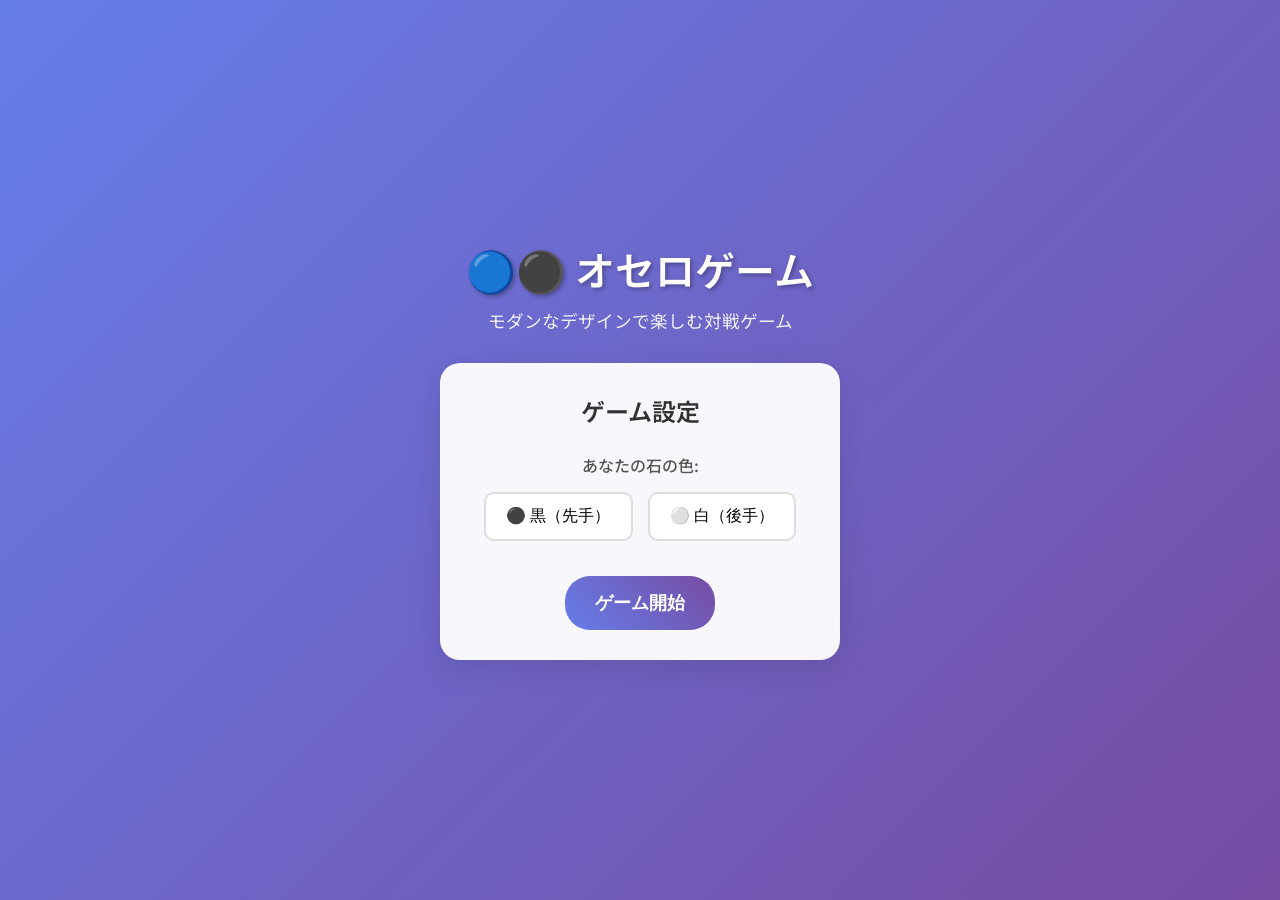
<file: index.html>
<!DOCTYPE html>
<html lang="ja">
<head>
    <meta charset="UTF-8">
    <meta name="viewport" content="width=device-width, initial-scale=1.0">
    <title>オセロゲーム - Sai</title>
    <link rel="stylesheet" href="styles.css">
    <link href="https://fonts.googleapis.com/css2?family=Noto+Sans+JP:wght@300;400;600&display=swap" rel="stylesheet">
</head>
<body>
    <div class="container">
        <header class="header">
            <h1>🔵⚫ オセロゲーム</h1>
            <p>モダンなデザインで楽しむ対戦ゲーム</p>
        </header>

        <div class="game-setup" id="gameSetup">
            <div class="setup-card">
                <h2>ゲーム設定</h2>
                <div class="setup-option">
                    <label>あなたの石の色:</label>
                    <div class="color-selector">
                        <button class="color-btn" data-color="black">⚫ 黒（先手）</button>
                        <button class="color-btn" data-color="white">⚪ 白（後手）</button>
                    </div>
                </div>
                <div class="setup-option" id="aiFirstMoveOption" style="display: none;">
                    <label>コンピュータの1手目を指定:</label>
                    <div class="first-move-selector">
                        <button class="first-move-btn" data-move="D3">D3</button>
                        <button class="first-move-btn" data-move="C4">C4</button>
                        <button class="first-move-btn" data-move="F5">F5</button>
                        <button class="first-move-btn" data-move="E6">E6</button>
                    </div>
                </div>
                <button id="startGame" class="start-btn">ゲーム開始</button>
            </div>
        </div>

        <div class="game-container" id="gameContainer" style="display: none;">
            <div class="game-info">
                <div class="score-board">
                    <div class="score black-score">
                        <span class="stone">⚫</span>
                        <span class="count" id="blackCount">2</span>
                    </div>
                    <div class="turn-indicator" id="turnIndicator">
                        あなたのターン
                    </div>
                    <div class="score white-score">
                        <span class="stone">⚪</span>
                        <span class="count" id="whiteCount">2</span>
                    </div>
                </div>
                
                <div class="game-status" id="gameStatus">
                    ゲーム進行中
                </div>

                <div class="last-move" id="lastMove" style="display: none;">
                    最後の手: <span id="lastMoveText"></span>
                </div>
            </div>

            <div class="board-container">
                <div class="coordinates-top">
                    <div></div>
                    <div>A</div><div>B</div><div>C</div><div>D</div>
                    <div>E</div><div>F</div><div>G</div><div>H</div>
                </div>
                
                <div class="board-with-coords">
                    <div class="coordinates-left">
                        <div>1</div><div>2</div><div>3</div><div>4</div>
                        <div>5</div><div>6</div><div>7</div><div>8</div>
                    </div>
                    
                    <div class="board" id="board">
                        <!-- 8x8のマスが動的に生成される -->
                    </div>
                </div>
            </div>

            <div class="game-controls">
                <button id="undoBtn" class="control-btn" disabled>⬅️ 打ち直し</button>
                <button id="newGameBtn" class="control-btn">🔄 新しいゲーム</button>
                <button id="showHistoryBtn" class="control-btn">📋 棋譜表示</button>
            </div>
        </div>

        <div class="history-modal" id="historyModal" style="display: none;">
            <div class="modal-content">
                <div class="modal-header">
                    <h3>📋 棋譜</h3>
                    <button class="close-btn" id="closeHistory">✖</button>
                </div>
                <div class="history-content" id="historyContent">
                    <!-- 棋譜が表示される -->
                </div>
            </div>
        </div>

        <div class="thinking-indicator" id="thinkingIndicator" style="display: none;">
            <div class="thinking-animation">
                <div class="dot"></div>
                <div class="dot"></div>
                <div class="dot"></div>
            </div>
            <p>コンピュータが思考中...</p>
        </div>
    </div>

    <script src="script.js"></script>
</body>
</html>
</file>
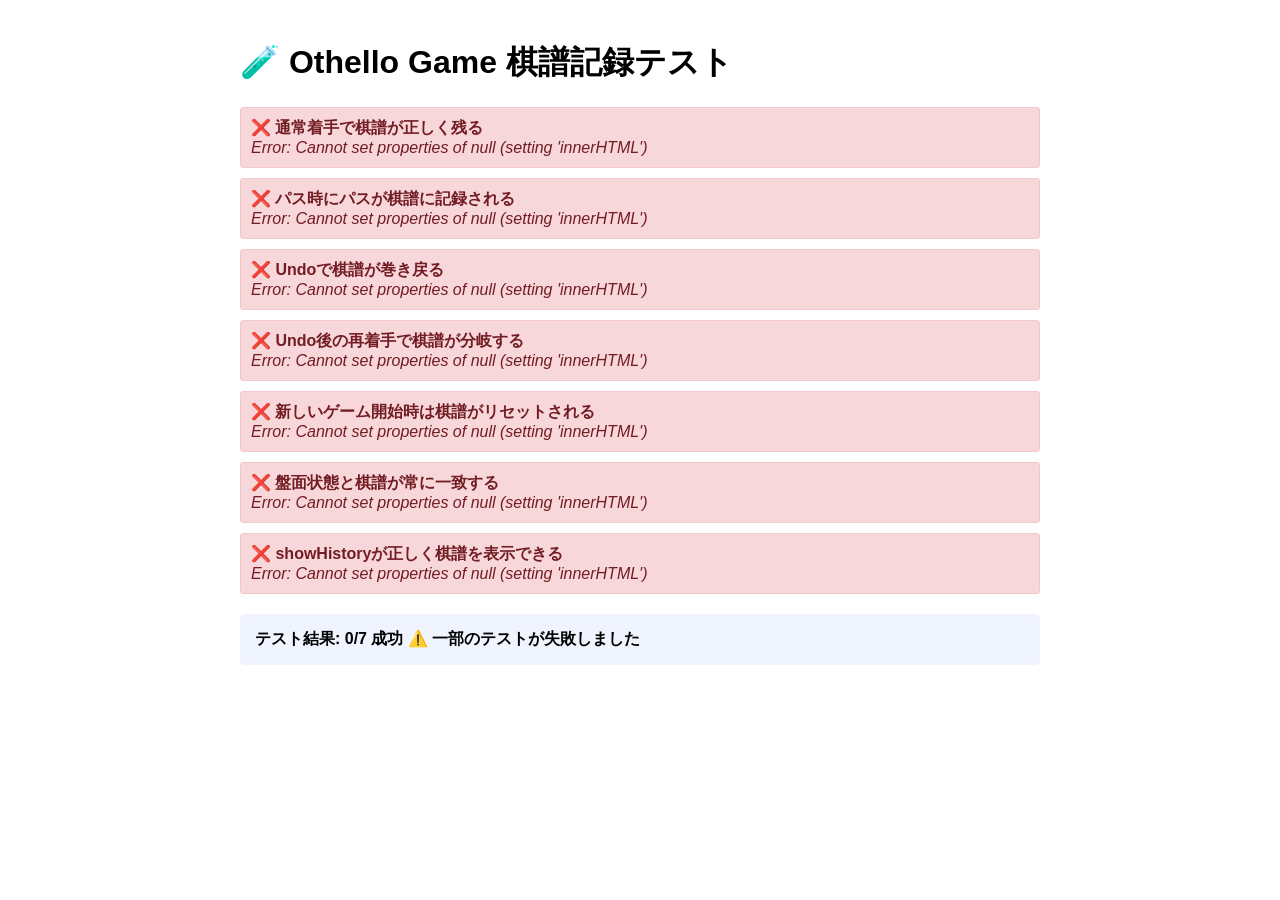
<file: test.html>
<!DOCTYPE html>
<html lang="ja">
<head>
    <meta charset="UTF-8">
    <meta name="viewport" content="width=device-width, initial-scale=1.0">
    <title>Othello Game Tests</title>
    <style>
        body {
            font-family: Arial, sans-serif;
            padding: 20px;
            max-width: 800px;
            margin: 0 auto;
        }
        .test-section {
            margin: 20px 0;
            padding: 15px;
            border: 1px solid #ddd;
            border-radius: 5px;
        }
        .test-result {
            margin: 10px 0;
            padding: 10px;
            border-radius: 3px;
        }
        .pass {
            background-color: #d4edda;
            border: 1px solid #c3e6cb;
            color: #155724;
        }
        .fail {
            background-color: #f8d7da;
            border: 1px solid #f5c6cb;
            color: #721c24;
        }
        h2 {
            color: #333;
            border-bottom: 2px solid #667eea;
            padding-bottom: 10px;
        }
        .summary {
            font-weight: bold;
            margin: 20px 0;
            padding: 15px;
            background-color: #f0f4ff;
            border-radius: 5px;
        }
    </style>
</head>
<body>
    <h1>🧪 Othello Game 棋譜記録テスト</h1>
    <div id="test-results"></div>
    <div id="test-summary" class="summary"></div>

    <script src="script.js"></script>
    <script>
        // Test utilities
        function assert(condition, message) {
            if (!condition) {
                throw new Error(message || 'Assertion failed');
            }
        }

        function assertEqual(actual, expected, message) {
            if (actual !== expected) {
                throw new Error(`${message}: Expected ${expected}, got ${actual}`);
            }
        }

        function assertArrayEqual(actual, expected, message) {
            if (JSON.stringify(actual) !== JSON.stringify(expected)) {
                throw new Error(`${message}: Expected ${JSON.stringify(expected)}, got ${JSON.stringify(actual)}`);
            }
        }

        // Test runner
        class TestRunner {
            constructor() {
                this.results = [];
            }

            async runTest(name, testFn) {
                try {
                    await testFn();
                    this.results.push({ name, status: 'pass' });
                    return true;
                } catch (error) {
                    this.results.push({ name, status: 'fail', error: error.message });
                    return false;
                }
            }

            displayResults() {
                const resultsDiv = document.getElementById('test-results');
                const summaryDiv = document.getElementById('test-summary');
                
                let html = '';
                this.results.forEach(result => {
                    const className = result.status === 'pass' ? 'pass' : 'fail';
                    const icon = result.status === 'pass' ? '✅' : '❌';
                    html += `
                        <div class="test-result ${className}">
                            ${icon} <strong>${result.name}</strong>
                            ${result.error ? `<br><em>Error: ${result.error}</em>` : ''}
                        </div>
                    `;
                });
                resultsDiv.innerHTML = html;

                const passed = this.results.filter(r => r.status === 'pass').length;
                const total = this.results.length;
                summaryDiv.innerHTML = `
                    テスト結果: ${passed}/${total} 成功
                    ${passed === total ? '🎉 全テスト合格！' : '⚠️ 一部のテストが失敗しました'}
                `;
            }
        }

        // Tests
        async function runAllTests() {
            const runner = new TestRunner();

            // テスト1: 通常着手で棋譜が正しく残る
            await runner.runTest('通常着手で棋譜が正しく残る', async () => {
                const game = new OthelloGame();
                game.resetBoard();
                
                // 初期状態
                assertEqual(game.gameHistory.length, 0, '初期状態で棋譜は空');
                
                // 1手目
                game.makeMove(2, 3); // C4
                assertEqual(game.gameHistory.length, 1, '1手目が記録される');
                assertEqual(game.gameHistory[0].move, 'D3', '1手目の記録が正しい');
                assertEqual(game.gameHistory[0].player, 'black', '1手目のプレイヤーが正しい');
                
                // ゲーム状態が保存されている
                assertEqual(game.gameState.length, 1, 'ゲーム状態が保存されている');
                assertEqual(game.gameState[0].history.length, 1, '保存された状態の棋譜が正しい');
            });

            // テスト2: パス時にパスが棋譜に記録される
            await runner.runTest('パス時にパスが棋譜に記録される', async () => {
                const game = new OthelloGame();
                game.resetBoard();
                
                // パスが発生する状況を作る（全ての石を一色にする）
                for (let i = 0; i < 8; i++) {
                    for (let j = 0; j < 8; j++) {
                        game.board[i][j] = 'black';
                    }
                }
                game.board[0][0] = null;
                game.currentPlayer = 'black';
                
                const initialHistoryLength = game.gameHistory.length;
                
                // 合法手を打つ
                game.makeMove(0, 0);
                
                // パスが記録されるまで待つ
                await new Promise(resolve => setTimeout(resolve, 700));
                
                // パスが記録されているか確認
                const passMove = game.gameHistory.find(m => m.move === 'PASS');
                assert(passMove !== undefined, 'パスが棋譜に記録されている');
                
                // パスのゲーム状態が保存されているか確認
                const stateWithPass = game.gameState.find(s => 
                    s.history.some(h => h.move === 'PASS')
                );
                assert(stateWithPass !== undefined, 'パス後のゲーム状態が保存されている');
            });

            // テスト3: Undoで棋譜が巻き戻る
            await runner.runTest('Undoで棋譜が巻き戻る', async () => {
                const game = new OthelloGame();
                game.resetBoard();
                game.humanPlayer = 'black';
                game.computerPlayer = 'white';
                game.isGameActive = true;
                
                // 複数手打つ
                game.makeMove(2, 3); // D3
                await new Promise(resolve => setTimeout(resolve, 100));
                
                const historyLength = game.gameHistory.length;
                const stateLength = game.gameState.length;
                
                // Undo
                game.currentPlayer = game.humanPlayer; // 人間のターンに設定
                game.undoMove();
                
                // 棋譜が巻き戻っているか確認
                assert(game.gameHistory.length < historyLength, '棋譜が巻き戻っている');
                assert(game.gameState.length < stateLength, 'ゲーム状態が巻き戻っている');
            });

            // テスト4: Undo後の再着手で棋譜が分岐する
            await runner.runTest('Undo後の再着手で棋譜が分岐する', async () => {
                const game = new OthelloGame();
                game.resetBoard();
                game.humanPlayer = 'black';
                game.computerPlayer = 'white';
                game.isGameActive = true;
                
                // 1手目
                game.makeMove(2, 3); // D3
                const firstMove = game.gameHistory[0].move;
                
                // Undo
                game.currentPlayer = game.humanPlayer;
                game.undoMove();
                assertEqual(game.gameHistory.length, 0, 'Undo後は棋譜が空');
                
                // 別の手を打つ
                game.makeMove(3, 2); // C4
                assertEqual(game.gameHistory.length, 1, '新しい手が記録される');
                assert(game.gameHistory[0].move !== firstMove, '異なる手が記録されている');
            });

            // テスト5: 新しいゲーム開始時は棋譜がリセットされる
            await runner.runTest('新しいゲーム開始時は棋譜がリセットされる', async () => {
                const game = new OthelloGame();
                game.resetBoard();
                
                // 何手か打つ
                game.makeMove(2, 3);
                assert(game.gameHistory.length > 0, '棋譜が記録されている');
                
                // リセット
                game.resetBoard();
                assertEqual(game.gameHistory.length, 0, 'リセット後は棋譜が空');
                assertEqual(game.gameState.length, 0, 'リセット後はゲーム状態が空');
            });

            // テスト6: 盤面状態と棋譜が常に一致する
            await runner.runTest('盤面状態と棋譜が常に一致する', async () => {
                const game = new OthelloGame();
                game.resetBoard();
                
                // 手を打つ
                game.makeMove(2, 3); // D3
                
                // ゲーム状態と棋譜の一致を確認
                assertEqual(game.gameState.length, 1, 'ゲーム状態が保存されている');
                assertEqual(game.gameState[0].history.length, 1, '保存された棋譜の長さが正しい');
                assertEqual(
                    game.gameState[0].history[0].move,
                    game.gameHistory[0].move,
                    '保存された棋譜の内容が現在の棋譜と一致'
                );
                
                // currentPlayerも一致しているか
                assert(
                    game.gameState[0].currentPlayer === 'black',
                    '保存されたプレイヤー情報が正しい'
                );
            });

            // テスト7: showHistoryが正しく棋譜を表示できる
            await runner.runTest('showHistoryが正しく棋譜を表示できる', async () => {
                const game = new OthelloGame();
                game.resetBoard();
                game.humanPlayer = 'black';
                
                // 空の状態
                game.showHistory();
                const emptyContent = document.getElementById('historyContent').innerHTML;
                assert(emptyContent.includes('まだ手が指されていません'), '空の棋譜が正しく表示される');
                
                // 手を打った後
                game.makeMove(2, 3);
                game.showHistory();
                const content = document.getElementById('historyContent').innerHTML;
                assert(content.includes('D3'), '棋譜に手が表示される');
                assert(content.includes('⚫'), '棋譜に石の色が表示される');
            });

            runner.displayResults();
        }

        // ページ読み込み後にテスト実行
        window.addEventListener('load', () => {
            setTimeout(runAllTests, 500);
        });
    </script>
</body>
</html>
</file>
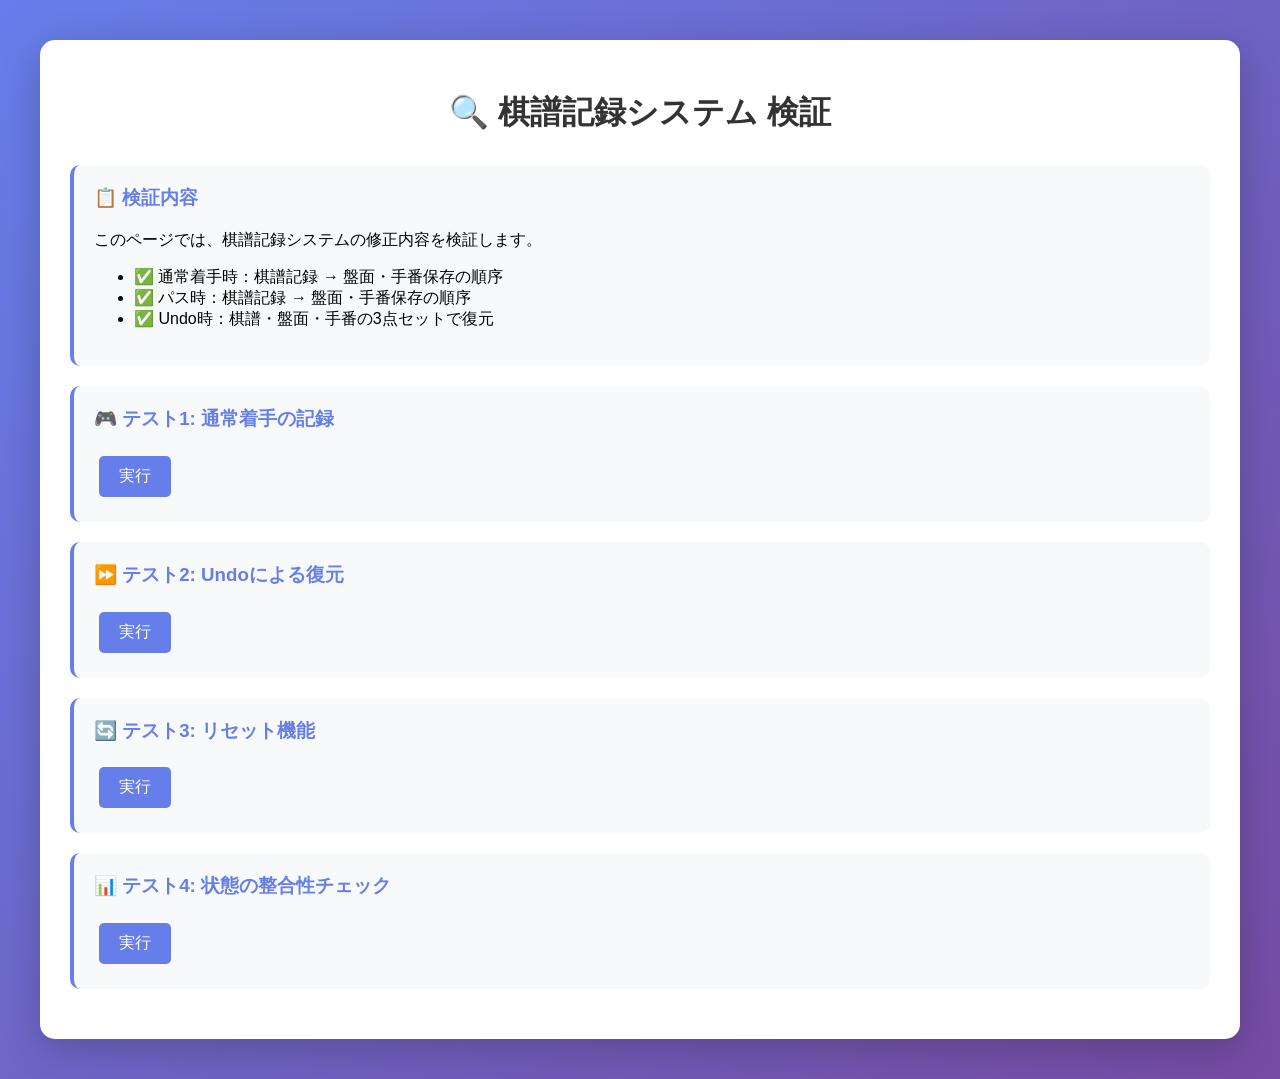
<file: verify.html>
<!DOCTYPE html>
<html lang="ja">
<head>
    <meta charset="UTF-8">
    <meta name="viewport" content="width=device-width, initial-scale=1.0">
    <title>Move History Verification</title>
    <style>
        body {
            font-family: 'Arial', sans-serif;
            max-width: 1200px;
            margin: 20px auto;
            padding: 20px;
            background: linear-gradient(135deg, #667eea 0%, #764ba2 100%);
        }
        .container {
            background: white;
            border-radius: 15px;
            padding: 30px;
            box-shadow: 0 10px 40px rgba(0,0,0,0.2);
        }
        h1 {
            color: #333;
            text-align: center;
            margin-bottom: 30px;
        }
        .test-section {
            margin: 20px 0;
            padding: 20px;
            background: #f8f9fa;
            border-radius: 10px;
            border-left: 4px solid #667eea;
        }
        .test-section h3 {
            margin-top: 0;
            color: #667eea;
        }
        .info-box {
            margin: 10px 0;
            padding: 15px;
            background: white;
            border-radius: 5px;
            border: 1px solid #dee2e6;
        }
        .info-box strong {
            color: #495057;
        }
        .success {
            color: #28a745;
            font-weight: bold;
        }
        .error {
            color: #dc3545;
            font-weight: bold;
        }
        button {
            background: #667eea;
            color: white;
            border: none;
            padding: 10px 20px;
            border-radius: 5px;
            cursor: pointer;
            font-size: 16px;
            margin: 5px;
        }
        button:hover {
            background: #5568d3;
        }
        .code {
            font-family: 'Courier New', monospace;
            background: #f1f3f5;
            padding: 2px 6px;
            border-radius: 3px;
        }
        pre {
            background: #2d3748;
            color: #e2e8f0;
            padding: 15px;
            border-radius: 5px;
            overflow-x: auto;
        }
    </style>
</head>
<body>
    <!-- Hidden DOM elements needed by OthelloGame -->
    <div style="display: none;">
        <div id="board"></div>
        <div id="historyContent"></div>
        <div id="historyModal"></div>
        <div id="gameSetup"></div>
        <div id="gameContainer"></div>
        <div id="thinkingIndicator"></div>
        <div id="lastMove"></div>
        <div id="lastMoveText"></div>
        <div id="turnIndicator"></div>
        <div id="gameStatus"></div>
        <div id="blackCount"></div>
        <div id="whiteCount"></div>
        <button id="undoBtn"></button>
        <button id="newGameBtn"></button>
        <button id="showHistoryBtn"></button>
        <button id="closeHistory"></button>
        <div class="color-btn"></div>
        <div class="first-move-btn"></div>
        <button id="startGame"></button>
        <div id="aiFirstMoveOption"></div>
    </div>

    <div class="container">
        <h1>🔍 棋譜記録システム 検証</h1>
        
        <div class="test-section">
            <h3>📋 検証内容</h3>
            <p>このページでは、棋譜記録システムの修正内容を検証します。</p>
            <ul>
                <li>✅ 通常着手時：棋譜記録 → 盤面・手番保存の順序</li>
                <li>✅ パス時：棋譜記録 → 盤面・手番保存の順序</li>
                <li>✅ Undo時：棋譜・盤面・手番の3点セットで復元</li>
            </ul>
        </div>

        <div class="test-section">
            <h3>🎮 テスト1: 通常着手の記録</h3>
            <button onclick="test1()">実行</button>
            <div id="test1-result" class="info-box" style="display:none;"></div>
        </div>

        <div class="test-section">
            <h3>⏩ テスト2: Undoによる復元</h3>
            <button onclick="test2()">実行</button>
            <div id="test2-result" class="info-box" style="display:none;"></div>
        </div>

        <div class="test-section">
            <h3>🔄 テスト3: リセット機能</h3>
            <button onclick="test3()">実行</button>
            <div id="test3-result" class="info-box" style="display:none;"></div>
        </div>

        <div class="test-section">
            <h3>📊 テスト4: 状態の整合性チェック</h3>
            <button onclick="test4()">実行</button>
            <div id="test4-result" class="info-box" style="display:none;"></div>
        </div>
    </div>

    <script src="script.js"></script>
    <script>
        function test1() {
            const result = document.getElementById('test1-result');
            result.style.display = 'block';
            
            const game = new OthelloGame();
            game.isGameActive = true;
            
            let html = '<strong>テスト1: 通常着手の記録</strong><br><br>';
            
            // 初期状態
            html += `初期状態:<br>`;
            html += `- gameHistory.length: ${game.gameHistory.length}<br>`;
            html += `- gameState.length: ${game.gameState.length}<br><br>`;
            
            // 1手目
            game.makeMove(2, 3); // D3
            
            html += `1手目 (D3) 着手後:<br>`;
            html += `- gameHistory.length: ${game.gameHistory.length}<br>`;
            html += `- gameHistory[0]: ${JSON.stringify(game.gameHistory[0])}<br>`;
            html += `- gameState.length: ${game.gameState.length}<br>`;
            html += `- gameState[0].history.length: ${game.gameState[0].history.length}<br>`;
            html += `- gameState[0].currentPlayer: ${game.gameState[0].currentPlayer}<br>`;
            html += `- 現在のcurrentPlayer: ${game.currentPlayer}<br><br>`;
            
            // 検証
            const check1 = game.gameHistory.length === 1;
            const check2 = game.gameState.length === 1;
            const check3 = game.gameState[0].history.length === 1;
            const check4 = game.gameState[0].currentPlayer === 'white';
            
            html += '<strong>検証結果:</strong><br>';
            html += `✅ 棋譜に1手記録された: ${check1 ? '<span class="success">PASS</span>' : '<span class="error">FAIL</span>'}<br>`;
            html += `✅ ゲーム状態が1つ保存された: ${check2 ? '<span class="success">PASS</span>' : '<span class="error">FAIL</span>'}<br>`;
            html += `✅ 保存された状態の棋譜に1手含まれる: ${check3 ? '<span class="success">PASS</span>' : '<span class="error">FAIL</span>'}<br>`;
            html += `✅ 保存された状態のcurrentPlayerが'white'（手番交代後）: ${check4 ? '<span class="success">PASS</span>' : '<span class="error">FAIL</span>'}<br>`;
            
            if (check1 && check2 && check3 && check4) {
                html += '<br><strong class="success">✅ テスト1 合格！</strong>';
            } else {
                html += '<br><strong class="error">❌ テスト1 不合格</strong>';
            }
            
            result.innerHTML = html;
        }

        function test2() {
            const result = document.getElementById('test2-result');
            result.style.display = 'block';
            
            const game = new OthelloGame();
            game.isGameActive = true;
            game.humanPlayer = 'black';
            game.computerPlayer = 'white';
            
            let html = '<strong>テスト2: Undoによる復元</strong><br><br>';
            
            // 複数手打つ
            game.makeMove(2, 3); // D3
            
            html += `着手後:<br>`;
            html += `- gameHistory.length: ${game.gameHistory.length}<br>`;
            html += `- gameState.length: ${game.gameState.length}<br>`;
            html += `- currentPlayer: ${game.currentPlayer}<br><br>`;
            
            const historyLength = game.gameHistory.length;
            const stateLength = game.gameState.length;
            
            // Undo
            game.currentPlayer = game.humanPlayer;
            game.undoMove();
            
            html += `Undo後:<br>`;
            html += `- gameHistory.length: ${game.gameHistory.length}<br>`;
            html += `- gameState.length: ${game.gameState.length}<br>`;
            html += `- currentPlayer: ${game.currentPlayer}<br><br>`;
            
            // 検証
            const check1 = game.gameHistory.length === 0;
            const check2 = game.gameState.length === 0;
            const check3 = game.currentPlayer === 'black';
            
            html += '<strong>検証結果:</strong><br>';
            html += `✅ 棋譜が復元された: ${check1 ? '<span class="success">PASS</span>' : '<span class="error">FAIL</span>'}<br>`;
            html += `✅ ゲーム状態が復元された: ${check2 ? '<span class="success">PASS</span>' : '<span class="error">FAIL</span>'}<br>`;
            html += `✅ 手番が復元された: ${check3 ? '<span class="success">PASS</span>' : '<span class="error">FAIL</span>'}<br>`;
            
            if (check1 && check2 && check3) {
                html += '<br><strong class="success">✅ テスト2 合格！</strong>';
            } else {
                html += '<br><strong class="error">❌ テスト2 不合格</strong>';
            }
            
            result.innerHTML = html;
        }

        function test3() {
            const result = document.getElementById('test3-result');
            result.style.display = 'block';
            
            const game = new OthelloGame();
            game.isGameActive = true;
            
            let html = '<strong>テスト3: リセット機能</strong><br><br>';
            
            // 何手か打つ
            game.makeMove(2, 3);
            
            html += `着手後:<br>`;
            html += `- gameHistory.length: ${game.gameHistory.length}<br>`;
            html += `- gameState.length: ${game.gameState.length}<br><br>`;
            
            // リセット
            game.resetBoard();
            
            html += `リセット後:<br>`;
            html += `- gameHistory.length: ${game.gameHistory.length}<br>`;
            html += `- gameState.length: ${game.gameState.length}<br><br>`;
            
            // 検証
            const check1 = game.gameHistory.length === 0;
            const check2 = game.gameState.length === 0;
            
            html += '<strong>検証結果:</strong><br>';
            html += `✅ 棋譜がクリアされた: ${check1 ? '<span class="success">PASS</span>' : '<span class="error">FAIL</span>'}<br>`;
            html += `✅ ゲーム状態がクリアされた: ${check2 ? '<span class="success">PASS</span>' : '<span class="error">FAIL</span>'}<br>`;
            
            if (check1 && check2) {
                html += '<br><strong class="success">✅ テスト3 合格！</strong>';
            } else {
                html += '<br><strong class="error">❌ テスト3 不合格</strong>';
            }
            
            result.innerHTML = html;
        }

        function test4() {
            const result = document.getElementById('test4-result');
            result.style.display = 'block';
            
            const game = new OthelloGame();
            game.isGameActive = true;
            
            let html = '<strong>テスト4: 状態の整合性チェック</strong><br><br>';
            
            // 1手目
            game.makeMove(2, 3); // D3
            
            const savedState = game.gameState[0];
            
            html += `現在の状態:<br>`;
            html += `- currentPlayer: ${game.currentPlayer}<br>`;
            html += `- gameHistory.length: ${game.gameHistory.length}<br>`;
            html += `- gameHistory[0].move: ${game.gameHistory[0].move}<br><br>`;
            
            html += `保存された状態:<br>`;
            html += `- savedState.currentPlayer: ${savedState.currentPlayer}<br>`;
            html += `- savedState.history.length: ${savedState.history.length}<br>`;
            html += `- savedState.history[0].move: ${savedState.history[0].move}<br><br>`;
            
            // 検証
            const check1 = savedState.currentPlayer === game.currentPlayer;
            const check2 = savedState.history.length === game.gameHistory.length;
            const check3 = savedState.history[0].move === game.gameHistory[0].move;
            
            html += '<strong>検証結果:</strong><br>';
            html += `✅ 保存された手番と現在の手番が一致: ${check1 ? '<span class="success">PASS</span>' : '<span class="error">FAIL</span>'}<br>`;
            html += `✅ 保存された棋譜の長さが一致: ${check2 ? '<span class="success">PASS</span>' : '<span class="error">FAIL</span>'}<br>`;
            html += `✅ 保存された棋譜の内容が一致: ${check3 ? '<span class="success">PASS</span>' : '<span class="error">FAIL</span>'}<br>`;
            
            if (check1 && check2 && check3) {
                html += '<br><strong class="success">✅ テスト4 合格！</strong>';
            } else {
                html += '<br><strong class="error">❌ テスト4 不合格</strong>';
            }
            
            result.innerHTML = html;
        }
    </script>
</body>
</html>
</file>
<file: styles.css>
* {
  margin: 0;
  padding: 0;
  box-sizing: border-box;
}

body {
  font-family: 'Noto Sans JP', sans-serif;
  background: linear-gradient(135deg, #667eea 0%, #764ba2 100%);
  min-height: 100vh;
  display: flex;
  align-items: center;
  justify-content: center;
}

.container {
  max-width: 1000px;
  width: 100%;
  margin: 20px;
}

/* ヘッダー */
.header {
  text-align: center;
  color: white;
  margin-bottom: 30px;
}

.header h1 {
  font-size: 2.5rem;
  font-weight: 600;
  margin-bottom: 10px;
  text-shadow: 2px 2px 4px rgba(0,0,0,0.3);
}

.header p {
  font-size: 1.1rem;
  opacity: 0.9;
}

/* ゲーム設定 */
.game-setup {
  display: flex;
  justify-content: center;
}

.setup-card {
  background: rgba(255, 255, 255, 0.95);
  backdrop-filter: blur(10px);
  border-radius: 20px;
  padding: 30px;
  box-shadow: 0 8px 32px rgba(0,0,0,0.1);
  text-align: center;
  max-width: 400px;
  width: 100%;
}

.setup-card h2 {
  margin-bottom: 25px;
  color: #333;
  font-weight: 600;
}

.setup-option {
  margin-bottom: 25px;
}

.setup-option label {
  display: block;
  margin-bottom: 15px;
  font-weight: 500;
  color: #555;
}

.color-selector, .first-move-selector {
  display: flex;
  gap: 15px;
  justify-content: center;
  flex-wrap: wrap;
}

.color-btn, .first-move-btn {
  padding: 12px 20px;
  border: 2px solid #ddd;
  background: white;
  border-radius: 10px;
  cursor: pointer;
  font-size: 1rem;
  transition: all 0.3s ease;
  font-weight: 500;
}

.color-btn:hover, .first-move-btn:hover {
  transform: translateY(-2px);
  box-shadow: 0 4px 15px rgba(0,0,0,0.2);
}

.color-btn.selected, .first-move-btn.selected {
  background: #667eea;
  color: white;
  border-color: #667eea;
}

.start-btn {
  background: linear-gradient(45deg, #667eea, #764ba2);
  color: white;
  border: none;
  padding: 15px 30px;
  border-radius: 25px;
  font-size: 1.1rem;
  font-weight: 600;
  cursor: pointer;
  transition: all 0.3s ease;
  margin-top: 10px;
}

.start-btn:hover {
  transform: translateY(-2px);
  box-shadow: 0 6px 20px rgba(102, 126, 234, 0.4);
}

/* ゲームコンテナ */
.game-container {
  background: rgba(255, 255, 255, 0.95);
  backdrop-filter: blur(10px);
  border-radius: 20px;
  padding: 30px;
  box-shadow: 0 8px 32px rgba(0,0,0,0.1);
}

/* ゲーム情報 */
.game-info {
  margin-bottom: 25px;
}

.score-board {
  display: flex;
  justify-content: space-between;
  align-items: center;
  margin-bottom: 15px;
}

.score {
  display: flex;
  align-items: center;
  gap: 10px;
  font-size: 1.2rem;
  font-weight: 600;
}

.stone {
  font-size: 1.5rem;
}

.turn-indicator {
  font-size: 1.1rem;
  font-weight: 600;
  color: #667eea;
  text-align: center;
}

.game-status {
  text-align: center;
  font-weight: 500;
  color: #555;
}

.last-move {
  text-align: center;
  margin-top: 10px;
  padding: 8px 15px;
  background: #f0f4ff;
  border-radius: 10px;
  color: #667eea;
  font-weight: 500;
}

/* ボード */
.board-container {
  margin-bottom: 25px;
}

.coordinates-top {
  display: grid;
  grid-template-columns: 30px repeat(8, 1fr);
  gap: 2px;
  margin-bottom: 5px;
  padding-left: 30px;
}

.coordinates-top div {
  text-align: center;
  font-weight: 600;
  color: #667eea;
  font-size: 0.9rem;
}

.board-with-coords {
  display: flex;
  gap: 5px;
}

.coordinates-left {
  display: flex;
  flex-direction: column;
  gap: 2px;
  width: 30px;
}

.coordinates-left div {
  height: 50px;
  display: flex;
  align-items: center;
  justify-content: center;
  font-weight: 600;
  color: #667eea;
  font-size: 0.9rem;
}

.board {
  display: grid;
  grid-template-columns: repeat(8, 1fr);
  gap: 2px;
  background: #2c3e50;
  padding: 10px;
  border-radius: 15px;
  box-shadow: inset 0 4px 8px rgba(0,0,0,0.3);
}

.cell {
  width: 50px;
  height: 50px;
  background: #27ae60;
  border-radius: 8px;
  display: flex;
  align-items: center;
  justify-content: center;
  cursor: pointer;
  position: relative;
  transition: all 0.3s ease;
  box-shadow: inset 0 2px 4px rgba(0,0,0,0.1);
}

.cell:hover {
  background: #2ecc71;
  transform: scale(1.05);
}

.cell.valid-move {
  background: #f39c12;
  box-shadow: 0 0 15px rgba(243, 156, 18, 0.6);
}

.cell.valid-move:hover {
  background: #e67e22;
}

.stone {
  width: 40px;
  height: 40px;
  border-radius: 50%;
  display: flex;
  align-items: center;
  justify-content: center;
  font-size: 1.8rem;
  transition: all 0.5s ease;
  animation: placeStone 0.5s ease;
}

.stone.black {
  background: #2c3e50;
  box-shadow: 0 2px 8px rgba(0,0,0,0.3);
}

.stone.white {
  background: #ecf0f1;
  box-shadow: 0 2px 8px rgba(0,0,0,0.2);
}

.stone.last-move {
  animation: pulse 1s ease-in-out;
  box-shadow: 0 0 15px rgba(231, 76, 60, 0.8);
}

@keyframes placeStone {
  0% {
      transform: scale(0) rotate(180deg);
      opacity: 0;
  }
  50% {
      transform: scale(1.2) rotate(90deg);
      opacity: 0.8;
  }
  100% {
      transform: scale(1) rotate(0deg);
      opacity: 1;
  }
}

@keyframes pulse {
  0%, 100% {
      transform: scale(1);
  }
  50% {
      transform: scale(1.1);
  }
}

/* コントロール */
.game-controls {
  display: flex;
  justify-content: center;
  gap: 15px;
  flex-wrap: wrap;
}

.control-btn {
  padding: 12px 20px;
  border: 2px solid #667eea;
  background: white;
  color: #667eea;
  border-radius: 25px;
  cursor: pointer;
  font-size: 1rem;
  font-weight: 500;
  transition: all 0.3s ease;
}

.control-btn:hover:not(:disabled) {
  background: #667eea;
  color: white;
  transform: translateY(-2px);
  box-shadow: 0 4px 15px rgba(102, 126, 234, 0.3);
}

.control-btn:disabled {
  opacity: 0.5;
  cursor: not-allowed;
}

/* モーダル */
.history-modal {
  position: fixed;
  top: 0;
  left: 0;
  right: 0;
  bottom: 0;
  background: rgba(0,0,0,0.5);
  display: flex;
  align-items: center;
  justify-content: center;
  z-index: 1000;
}

.modal-content {
  background: white;
  border-radius: 20px;
  padding: 30px;
  max-width: 500px;
  width: 90%;
  max-height: 70vh;
  overflow-y: auto;
  box-shadow: 0 10px 40px rgba(0,0,0,0.3);
}

.modal-header {
  display: flex;
  justify-content: space-between;
  align-items: center;
  margin-bottom: 20px;
  padding-bottom: 15px;
  border-bottom: 2px solid #eee;
}

.modal-header h3 {
  color: #333;
  font-weight: 600;
}

.close-btn {
  background: none;
  border: none;
  font-size: 1.2rem;
  cursor: pointer;
  color: #999;
  padding: 5px;
  border-radius: 50%;
  width: 30px;
  height: 30px;
  display: flex;
  align-items: center;
  justify-content: center;
}

.close-btn:hover {
  background: #f5f5f5;
  color: #666;
}

.history-content {
  font-family: 'Courier New', monospace;
  line-height: 1.6;
  color: #333;
}

.history-move {
  padding: 8px 15px;
  margin-bottom: 8px;
  border-radius: 8px;
  background: #f8f9fa;
  border-left: 4px solid #667eea;
}

/* 思考中インジケータ */
.thinking-indicator {
  position: fixed;
  top: 0;
  left: 0;
  right: 0;
  bottom: 0;
  background: rgba(0,0,0,0.7);
  display: flex;
  flex-direction: column;
  align-items: center;
  justify-content: center;
  z-index: 999;
  color: white;
}

.thinking-animation {
  display: flex;
  gap: 10px;
  margin-bottom: 20px;
}

.dot {
  width: 15px;
  height: 15px;
  background: white;
  border-radius: 50%;
  animation: bounce 1.4s ease-in-out infinite both;
}

.dot:nth-child(1) { animation-delay: -0.32s; }
.dot:nth-child(2) { animation-delay: -0.16s; }

@keyframes bounce {
  0%, 80%, 100% {
      transform: scale(0);
  }
  40% {
      transform: scale(1);
  }
}

/* レスポンシブ */
@media (max-width: 768px) {
  .container {
      margin: 10px;
  }
  
  .header h1 {
      font-size: 2rem;
  }
  
  .board {
      padding: 5px;
  }
  
  .cell {
      width: 40px;
      height: 40px;
  }
  
  .stone {
      width: 32px;
      height: 32px;
      font-size: 1.4rem;
  }
  
  .coordinates-left div,
  .cell {
      height: 40px;
  }
  
  .setup-card {
      padding: 20px;
      margin: 10px;
  }
  
  .game-container {
      padding: 20px;
  }
}

@media (max-width: 480px) {
  .cell {
      width: 35px;
      height: 35px;
  }
  
  .stone {
      width: 28px;
      height: 28px;
      font-size: 1.2rem;
  }
  
  .coordinates-left div,
  .cell {
      height: 35px;
  }
  
  .color-selector,
  .first-move-selector {
      flex-direction: column;
      gap: 10px;
  }
  
  .game-controls {
      flex-direction: column;
      align-items: center;
  }
}
</file>
